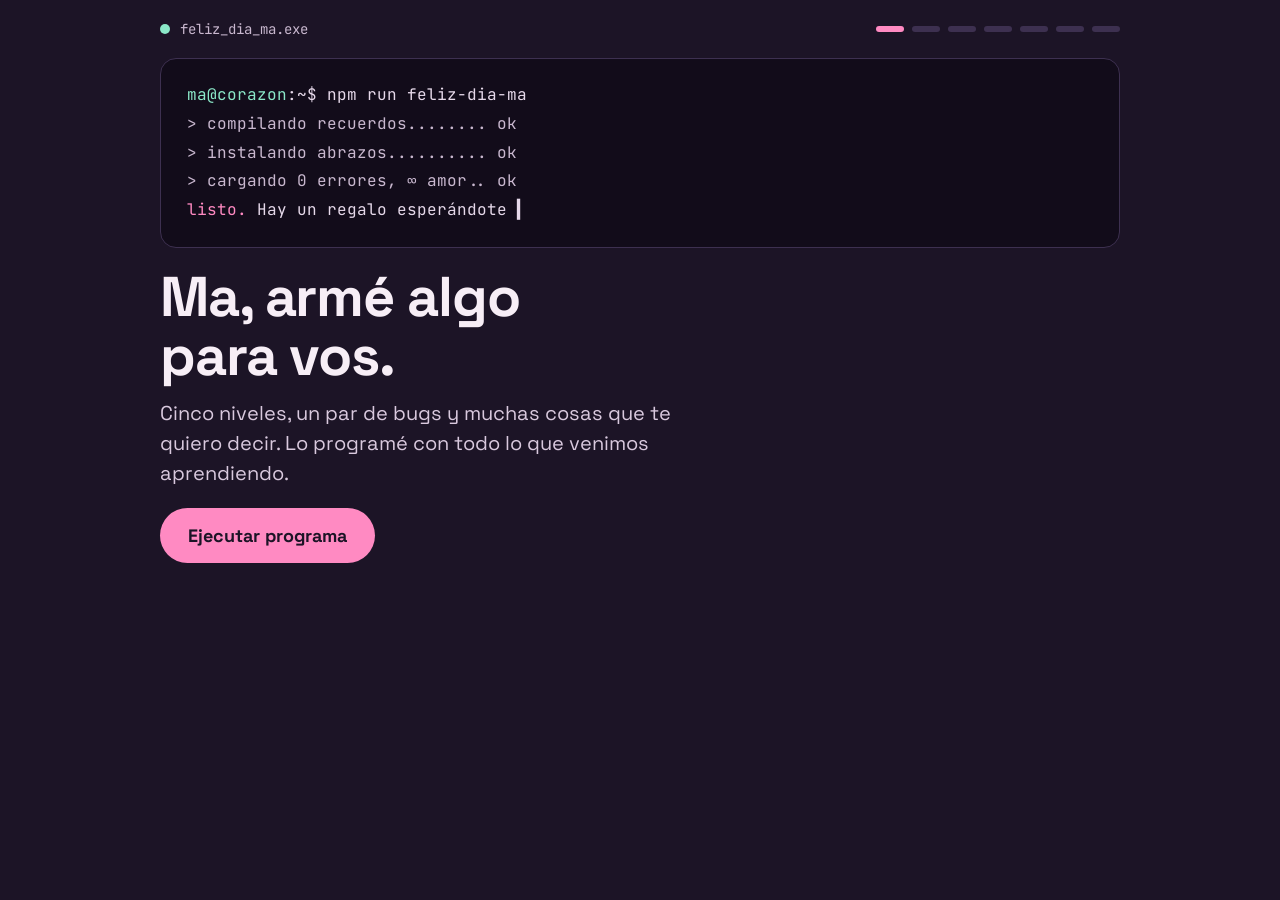
<file: index.html>
<!doctype html>
<html lang="es">
<head>
<meta charset="utf-8">
<meta name="viewport" content="width=device-width, initial-scale=1">
<title>Feliz día, Ma 💗</title>
<meta name="description" content="Armé algo para vos, con todo mi amor. Abrilo cuando tengas un ratito.">
<meta name="theme-color" content="#1C1426">
<link rel="icon" href="data:image/svg+xml,%3Csvg xmlns='http://www.w3.org/2000/svg' viewBox='0 0 24 24'%3E%3Cpath fill='%23FF8AC2' d='M12 21C12 21 3 14.5 3 8.5 3 5.4 5.4 3 8.3 3c1.6 0 3 .8 3.7 2 .7-1.2 2.1-2 3.7-2C18.6 3 21 5.4 21 8.5 21 14.5 12 21 12 21z'/%3E%3C/svg%3E">

<!-- Vista previa al compartir el link (WhatsApp, Instagram, etc.) -->
<meta property="og:type" content="website">
<meta property="og:locale" content="es_AR">
<meta property="og:site_name" content="Feliz día, Ma">
<meta property="og:title" content="Feliz día, Ma 💗">
<meta property="og:description" content="Armé algo para vos, con todo mi amor. Abrilo cuando tengas un ratito.">
<meta property="og:url" content="https://luzzaragoza-p.github.io/feliz-dia-ma/">
<meta property="og:image" content="https://luzzaragoza-p.github.io/feliz-dia-ma/og.jpg">
<meta property="og:image:secure_url" content="https://luzzaragoza-p.github.io/feliz-dia-ma/og.jpg">
<meta property="og:image:type" content="image/jpeg">
<meta property="og:image:width" content="1200">
<meta property="og:image:height" content="630">
<meta property="og:image:alt" content="Mamá y Luz tomando mate, con el texto Feliz día, Ma.">
<meta name="twitter:card" content="summary_large_image">
<meta name="twitter:title" content="Feliz día, Ma 💗">
<meta name="twitter:description" content="Armé algo para vos, con todo mi amor. Abrilo cuando tengas un ratito.">
<meta name="twitter:image" content="https://luzzaragoza-p.github.io/feliz-dia-ma/og.jpg">
<link rel="preconnect" href="https://fonts.googleapis.com">
<link rel="preconnect" href="https://fonts.gstatic.com" crossorigin>
<link href="https://fonts.googleapis.com/css2?family=Space+Grotesk:wght@400;500;700&family=JetBrains+Mono:wght@400;600&family=Caveat:wght@600&display=swap" rel="stylesheet">
<link rel="stylesheet" href="styles.css">
</head>
<body>
<div class="page">
  <div class="wrap">
    <header>
      <div class="app-name mono"><span class="dot"></span>feliz_dia_ma.exe</div>
      <ol class="progress" aria-label="Progreso del recorrido">
        <li aria-label="Inicio"></li>
        <li aria-label="Acceso"></li>
        <li aria-label="Debug"></li>
        <li aria-label="IA"></li>
        <li aria-label="Componentes"></li>
        <li aria-label="Camino"></li>
        <li aria-label="Deploy"></li>
      </ol>
    </header>
    <main id="screen"></main>
  </div>
  <div class="hearts" id="hearts" aria-hidden="true"></div>
</div>
<script src="app.js"></script>
</body>
</html>
</file>
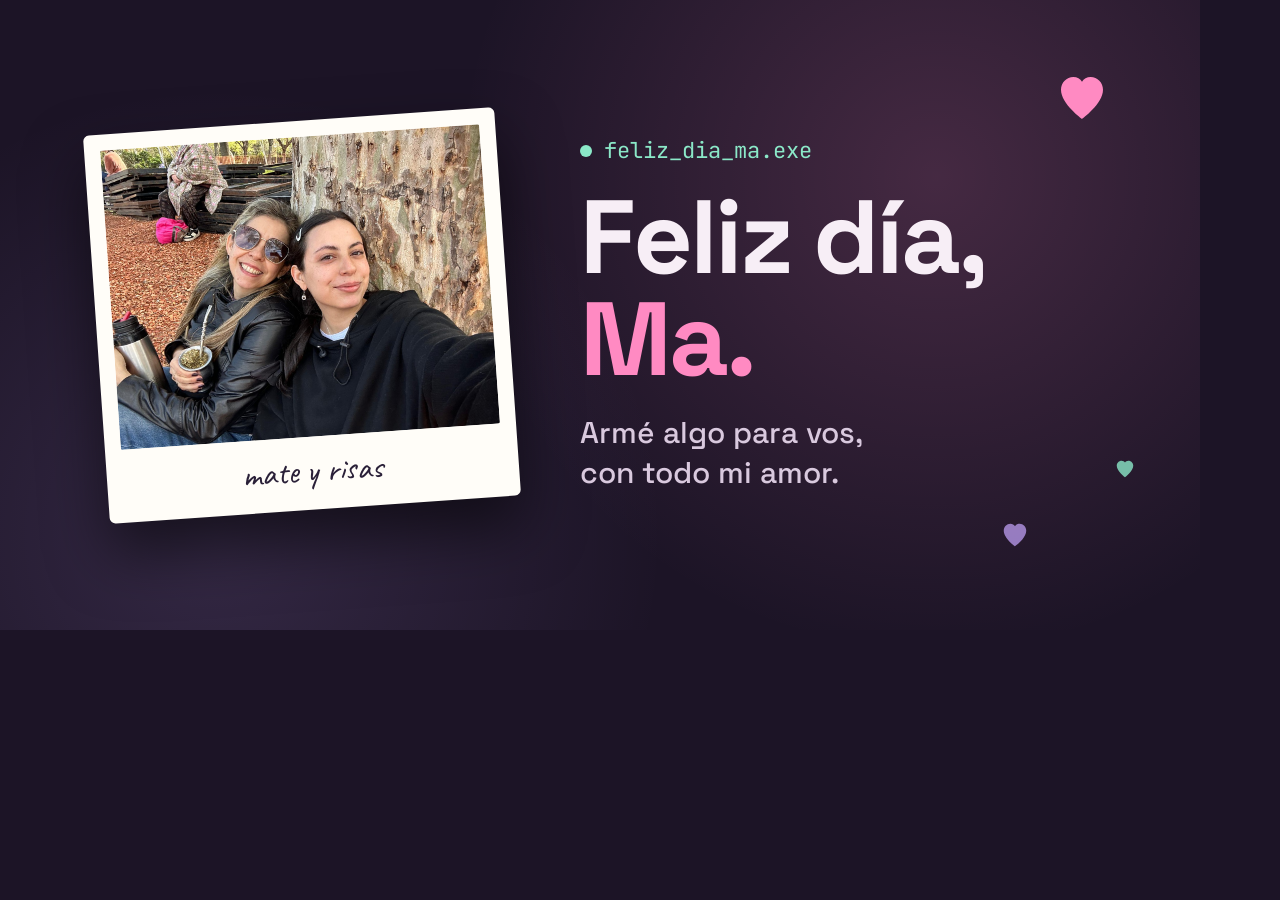
<file: preview/og.html>
<!doctype html>
<html lang="es">
<head>
<meta charset="utf-8">
<title>Preview</title>
<link href="https://fonts.googleapis.com/css2?family=Space+Grotesk:wght@500;700&family=JetBrains+Mono:wght@400&family=Caveat:wght@600&display=swap" rel="stylesheet">
<style>
  * { box-sizing: border-box; }
  html, body { margin: 0; width: 1200px; height: 630px; overflow: hidden; background: #1C1426; }
  .card {
    width: 1200px; height: 630px; position: relative; display: flex; align-items: center; gap: 72px;
    padding: 0 96px; color: #F7EEF6; font-family: 'Space Grotesk', sans-serif;
    background:
      radial-gradient(circle at 78% 28%, rgba(255, 138, 194, .18), transparent 46%),
      radial-gradient(circle at 18% 85%, rgba(199, 166, 255, .14), transparent 40%),
      #1C1426;
  }
  .polaroid {
    flex: none; background: #FFFDF8; padding: 16px 16px 18px; border-radius: 6px;
    transform: rotate(-4deg); box-shadow: 0 30px 60px rgba(0, 0, 0, .55);
  }
  .polaroid img { display: block; width: 380px; height: 300px; object-fit: cover; object-position: 50% 35%; border-radius: 2px; }
  .polaroid p { margin: 12px 0 0; font-family: 'Caveat', cursive; font-size: 34px; color: #2A2038; text-align: center; }
  .text { display: flex; flex-direction: column; gap: 22px; }
  .mono { font-family: 'JetBrains Mono', monospace; font-size: 22px; color: #8BE8C8; display: flex; align-items: center; gap: 12px; }
  .dot { width: 12px; height: 12px; border-radius: 50%; background: #8BE8C8; }
  h1 { margin: 0; font-size: 104px; line-height: .98; letter-spacing: -.03em; font-weight: 700; }
  h1 span { color: #FF8AC2; }
  .sub { margin: 0; font-size: 30px; line-height: 1.35; color: #D9C9DE; max-width: 520px; font-weight: 500; }
  .heart { position: absolute; }
</style>
</head>
<body>
<div class="card">
  <figure class="polaroid" style="margin: 0">
    <img src="../fotos/mate.jpg" alt="">
    <p>mate y risas</p>
  </figure>
  <div class="text">
    <div class="mono"><span class="dot"></span>feliz_dia_ma.exe</div>
    <h1>Feliz día,<br><span>Ma.</span></h1>
    <p class="sub">Armé algo para vos,<br>con todo mi amor.</p>
  </div>
  <svg class="heart" style="right: 90px; top: 70px" width="56" height="56" viewBox="0 0 24 24" fill="#FF8AC2" aria-hidden="true"><path d="M12 21C12 21 3 14.5 3 8.5 3 5.4 5.4 3 8.3 3c1.6 0 3 .8 3.7 2 .7-1.2 2.1-2 3.7-2C18.6 3 21 5.4 21 8.5 21 14.5 12 21 12 21z"/></svg>
  <svg class="heart" style="right: 170px; bottom: 80px; opacity: .7" width="30" height="30" viewBox="0 0 24 24" fill="#C7A6FF" aria-hidden="true"><path d="M12 21C12 21 3 14.5 3 8.5 3 5.4 5.4 3 8.3 3c1.6 0 3 .8 3.7 2 .7-1.2 2.1-2 3.7-2C18.6 3 21 5.4 21 8.5 21 14.5 12 21 12 21z"/></svg>
  <svg class="heart" style="right: 64px; bottom: 150px; opacity: .8" width="22" height="22" viewBox="0 0 24 24" fill="#8BE8C8" aria-hidden="true"><path d="M12 21C12 21 3 14.5 3 8.5 3 5.4 5.4 3 8.3 3c1.6 0 3 .8 3.7 2 .7-1.2 2.1-2 3.7-2C18.6 3 21 5.4 21 8.5 21 14.5 12 21 12 21z"/></svg>
</div>
</body>
</html>
</file>
<file: styles.css>
:root {
  --bg: #1C1426;
  --ink: #F7EEF6;
  --muted: #C9B8CF;
  --soft: #D9C9DE;
  --panel: #120C1A;
  --card: #261C33;
  --line: #3D3050;
  --line2: #4A3B5E;
  --line3: #5A4870;
  --pink: #FF8AC2;
  --mint: #8BE8C8;
  --violet: #C7A6FF;
  --orange: #FFB86B;
}

* { box-sizing: border-box; }
[hidden] { display: none !important; }

body {
  margin: 0;
  background: var(--bg);
  color: var(--ink);
  font-family: 'Space Grotesk', system-ui, sans-serif;
}

.page { min-height: 100vh; min-height: 100dvh; padding: 20px 16px 24px; position: relative; overflow: hidden; }
.wrap { max-width: 960px; margin: 0 auto; display: flex; flex-direction: column; gap: 20px; position: relative; z-index: 1; }
.mono { font-family: 'JetBrains Mono', ui-monospace, monospace; }
.hand { font-family: 'Caveat', cursive; }
p { margin: 0; }

/* Header */
header { display: flex; flex-wrap: wrap; justify-content: space-between; align-items: center; gap: 16px; }
.app-name { font-size: 14px; color: var(--muted); display: flex; align-items: center; gap: 10px; }
.dot { width: 10px; height: 10px; border-radius: 50%; background: var(--mint); display: inline-block; }
.progress { list-style: none; margin: 0; padding: 0; display: flex; gap: 8px; }
.progress li { width: 28px; height: 6px; border-radius: 3px; background: var(--line); transition: background .3s; }
.progress li.done { background: var(--pink); }

/* Screens */
section { display: flex; flex-direction: column; gap: 20px; }
.tag { font-size: 14px; color: var(--mint); }
h1 { margin: 0; font-size: clamp(40px, 7vh, 56px); line-height: 1.05; font-weight: 700; letter-spacing: -.02em; }
h2 { margin: 0; font-size: clamp(30px, 5.5vh, 44px); line-height: 1.1; font-weight: 700; }
h2 .sub { display: block; color: var(--muted); font-size: clamp(18px, 3vh, 24px); font-weight: 500; margin-top: 4px; }
.lead { font-size: 20px; line-height: 1.5; color: var(--soft); max-width: 560px; }
.note { font-size: 20px; line-height: 1.5; color: var(--soft); }
.stack { display: flex; flex-direction: column; gap: 16px; }

.terminal, .code {
  background: var(--panel); border: 1px solid var(--line); border-radius: 16px;
  padding: 22px 26px; font-size: 16px; line-height: 1.8; color: #E6D9EA; overflow-x: auto;
}
.code { font-size: 17px; }
.c-green { color: var(--mint); }
.c-muted { color: var(--muted); }
.c-kw { color: var(--violet); }
.c-comment { color: #8A7A99; }
.c-err { color: #FF8FA8; }
.bad { color: var(--orange); text-decoration: underline wavy #FF6B8A; }

/* Buttons */
.btn {
  font: inherit; cursor: pointer; border: 0; border-radius: 999px;
  transition: transform .15s ease; min-height: 48px; padding: 14px 24px; font-size: 17px; font-weight: 700;
}
.btn:hover { transform: translateY(-2px); }
.btn:active { transform: translateY(1px); }
.btn-primary { background: var(--pink); color: var(--bg); }
.btn-big { font-size: 18px; padding: 16px 28px; min-height: 52px; }
.btn-light { background: var(--ink); color: var(--bg); }
.btn-orange { background: var(--orange); color: var(--bg); }
.btn-ghost { background: var(--card); color: var(--ink); border: 1px solid var(--line3); }
.btn-outline { background: transparent; color: var(--ink); border: 1px solid var(--line3); font-weight: 400; font-size: 16px; }

.options { display: flex; flex-wrap: wrap; gap: 12px; }
.option { border-radius: 14px; font-weight: 400; font-size: 18px; min-height: 52px; }
.ok-box { display: flex; flex-direction: column; gap: 20px; background: #20302C; border: 1px solid #3F6B5D; border-radius: 16px; padding: 24px; }
.ok-box p { font-size: 20px; line-height: 1.5; }

/* Chat */
.chat { display: flex; flex-direction: column; gap: 14px; }
.bubble { max-width: 600px; padding: 16px 20px; font-size: 18px; line-height: 1.5; }
.bubble.me { align-self: flex-end; max-width: 520px; background: var(--pink); color: var(--bg); border-radius: 20px 20px 4px 20px; }
.bubble.ai { align-self: flex-start; background: #2A2038; border: 1px solid var(--line2); border-radius: 20px 20px 20px 4px; }
.thinking { align-self: flex-start; color: var(--muted); font-size: 15px; padding: 4px 8px; }
.ai-note { font-size: 15px; color: var(--muted); }

/* Cards */
.cards { display: grid; grid-template-columns: repeat(auto-fit, minmax(190px, 1fr)); gap: 16px; }
.card {
  font: inherit; text-align: left; min-height: 150px; border-radius: 18px; border: 1px solid var(--line2);
  background: var(--card); color: var(--ink); padding: 20px; display: flex; flex-direction: column;
  justify-content: space-between; gap: 12px; cursor: pointer; transition: transform .15s;
}
.card:hover { transform: translateY(-2px); }
.ctag { font-size: 17px; color: var(--violet); }
.ctext { font-size: 17px; line-height: 1.45; }
.render { font-size: 14px; color: #A796B0; }

/* Camino */
.path-grid {
  display: grid; grid-template-columns: minmax(0, 1.4fr) minmax(0, 1fr);
  grid-template-areas: "slot board" "slot controls"; gap: 20px 32px; align-items: center;
}
.board-col { grid-area: board; align-self: end; min-width: 0; display: flex; flex-direction: column; gap: 12px; }
.board { position: relative; width: 100%; aspect-ratio: 4 / 3; background: #20172B; border: 1px solid var(--line); border-radius: 20px; }
.board > svg { position: absolute; inset: 0; width: 100%; height: 100%; overflow: visible; }
.stop { position: absolute; transform: translate(-50%, -50%); }
.thumb {
  display: block; padding: 0; width: 50px; height: 50px; border-radius: 50%; overflow: hidden;
  background: var(--card); border: 3px solid; cursor: pointer; transition: width .3s, height .3s;
}
.thumb.viewing { width: 60px; height: 60px; border-color: var(--ink) !important; }
.thumb img { display: block; width: 100%; height: 100%; object-fit: cover; }
.next-stop {
  display: block; width: 46px; height: 46px; padding: 0; border-radius: 50%; border: 2px dashed var(--pink);
  background: var(--bg); color: var(--pink); font: 600 18px 'JetBrains Mono', monospace; cursor: pointer;
}
.locked { display: block; width: 14px; height: 14px; border-radius: 50%; background: var(--line2); }
.token { position: absolute; z-index: 2; transform: translate(-50%, -100%); margin-top: -30px; pointer-events: none; filter: drop-shadow(0 4px 6px rgba(0, 0, 0, .4)); }
.spark { position: absolute; z-index: 1; width: 8px; height: 8px; border-radius: 50%; transform: translate(-50%, -50%); pointer-events: none; animation: burst .8s ease-out forwards; }
.march { animation: march 1s linear infinite; }
.legend { display: flex; flex-wrap: wrap; gap: 16px; font-size: 13px; color: var(--muted); }
.legend span { display: flex; align-items: center; gap: 6px; }
.legend i { display: inline-block; width: 10px; height: 10px; border-radius: 50%; }

.photo-slot {
  grid-area: slot; min-width: 0; height: clamp(360px, calc(100dvh - 210px), 660px);
  display: flex; flex-direction: column; align-items: center; justify-content: center; gap: 14px;
}
.polaroid { margin: 0; background: #FFFDF8; padding: 14px 14px 16px; border-radius: 6px; box-shadow: 0 28px 56px rgba(0, 0, 0, .5); display: flex; flex-direction: column; gap: 10px; max-width: 100%; }
.polaroid img { display: block; max-width: 100%; max-height: clamp(220px, calc(100dvh - 380px), 480px); width: auto; height: auto; border-radius: 2px; }
.polaroid figcaption { font-size: 30px; color: #2A2038; text-align: center; line-height: 1.1; }
.meta { display: flex; flex-wrap: wrap; gap: 10px; align-items: center; justify-content: center; }
.branch { font-size: 13px; color: var(--bg); border-radius: 999px; padding: 5px 12px; }
.msg { font-size: 14px; color: var(--muted); }
.photo-text { font-size: 18px; line-height: 1.5; color: var(--soft); text-align: center; }
.controls { grid-area: controls; align-self: start; display: flex; flex-wrap: wrap; gap: 12px; align-items: center; justify-content: space-between; }
.count { font-size: 14px; color: var(--muted); }

/* Final */
.final {
  display: grid; grid-template-columns: minmax(0, 1fr) minmax(0, 1.25fr); gap: 32px 40px;
  align-items: center; padding-top: 12px;
}
.final-head { display: flex; flex-direction: column; gap: 18px; align-items: flex-start; }
.deploy { font-size: 14px; color: var(--mint); background: #20302C; border: 1px solid #3F6B5D; border-radius: 999px; padding: 8px 16px; }
.big { font-size: clamp(52px, 10vh, 84px); line-height: 1; letter-spacing: -.03em; }
.letter { width: 100%; text-align: left; background: var(--panel); border: 1px solid var(--line); border-radius: 18px; overflow: hidden; }
.letter-head { font-size: 14px; color: var(--muted); padding: 12px 20px; border-bottom: 1px solid var(--line); background: #1A1324; }
.letter-body { padding: 24px 26px 26px; display: flex; flex-direction: column; gap: 14px; font-size: 18px; line-height: 1.6; color: #E6D9EA; }
.letter-body .hi { font-size: 22px; font-weight: 700; color: var(--ink); }
.letter-body .sign { margin-top: 8px; font-size: 30px; color: var(--pink); }
.hearts { position: absolute; inset: 0; pointer-events: none; }

/* Animations */
.blink { animation: blink 1s steps(1) infinite; }
.fadeup { animation: fadeup .6s ease-out both; }
.pop { animation: pop .45s cubic-bezier(.2, 1.6, .4, 1) both; }
.typing { display: inline-block; overflow: hidden; white-space: nowrap; width: 0; vertical-align: bottom; animation: typing 1.6s steps(24) .3s forwards; }
.float { position: absolute; bottom: -40px; animation: float 5s ease-in infinite; }
.pulse { animation: pulse 1.6s ease-in-out infinite; }
.bob { display: block; animation: bob 1.2s ease-in-out infinite; }
@keyframes blink { 50% { opacity: 0; } }
@keyframes fadeup { from { opacity: 0; transform: translateY(16px); } to { opacity: 1; transform: none; } }
@keyframes pop { from { opacity: 0; transform: scale(.8); } to { opacity: 1; transform: scale(1); } }
@keyframes typing { to { width: 24ch; } }
@keyframes float { 0% { transform: translateY(0) rotate(0); opacity: 0; } 10% { opacity: 1; } 100% { transform: translateY(-110vh) rotate(25deg); opacity: 0; } }
@keyframes pulse { 0%, 100% { transform: scale(1); } 50% { transform: scale(1.12); } }
@keyframes bob { 0%, 100% { transform: translateY(0); } 50% { transform: translateY(-5px); } }
@keyframes burst { to { transform: translate(calc(-50% + var(--dx)), calc(-50% + var(--dy))) scale(.2); opacity: 0; } }
@keyframes march { to { stroke-dashoffset: -14; } }

@media (prefers-reduced-motion: reduce) {
  *, *::before, *::after { animation-duration: .01ms !important; animation-iteration-count: 1 !important; transition-duration: .01ms !important; }
  .typing { width: 24ch; }
}

@media (max-width: 760px) {
  .path-grid { grid-template-columns: minmax(0, 1fr); grid-template-areas: "slot" "controls" "board"; gap: 16px; }
  .photo-slot { height: clamp(340px, calc(100dvh - 290px), 560px); }
  .polaroid img { max-height: clamp(200px, calc(100dvh - 450px), 400px); }
  .final { grid-template-columns: minmax(0, 1fr); text-align: center; gap: 24px; }
  .final-head { align-items: center; }
}

@media (max-width: 600px) {
  .page { padding: 14px 16px 16px; }
  .wrap, section { gap: 14px; }
  h1 { font-size: 40px; }
  h2 { font-size: 28px; }
  h2 .sub { font-size: 18px; }
  .big { font-size: 52px; }
  .terminal { padding: 18px; font-size: 14px; }
  .cards { grid-template-columns: repeat(2, minmax(0, 1fr)); gap: 12px; }
  .card { min-height: 96px; padding: 12px; gap: 6px; }
  .ctag { font-size: 14px; }
  .ctext { font-size: 14px; line-height: 1.35; }
  .final-head { gap: 12px; }
  .final-head svg { display: none; }
  .letter-body { padding: 18px; gap: 10px; font-size: 16px; line-height: 1.55; }
}
</file>
